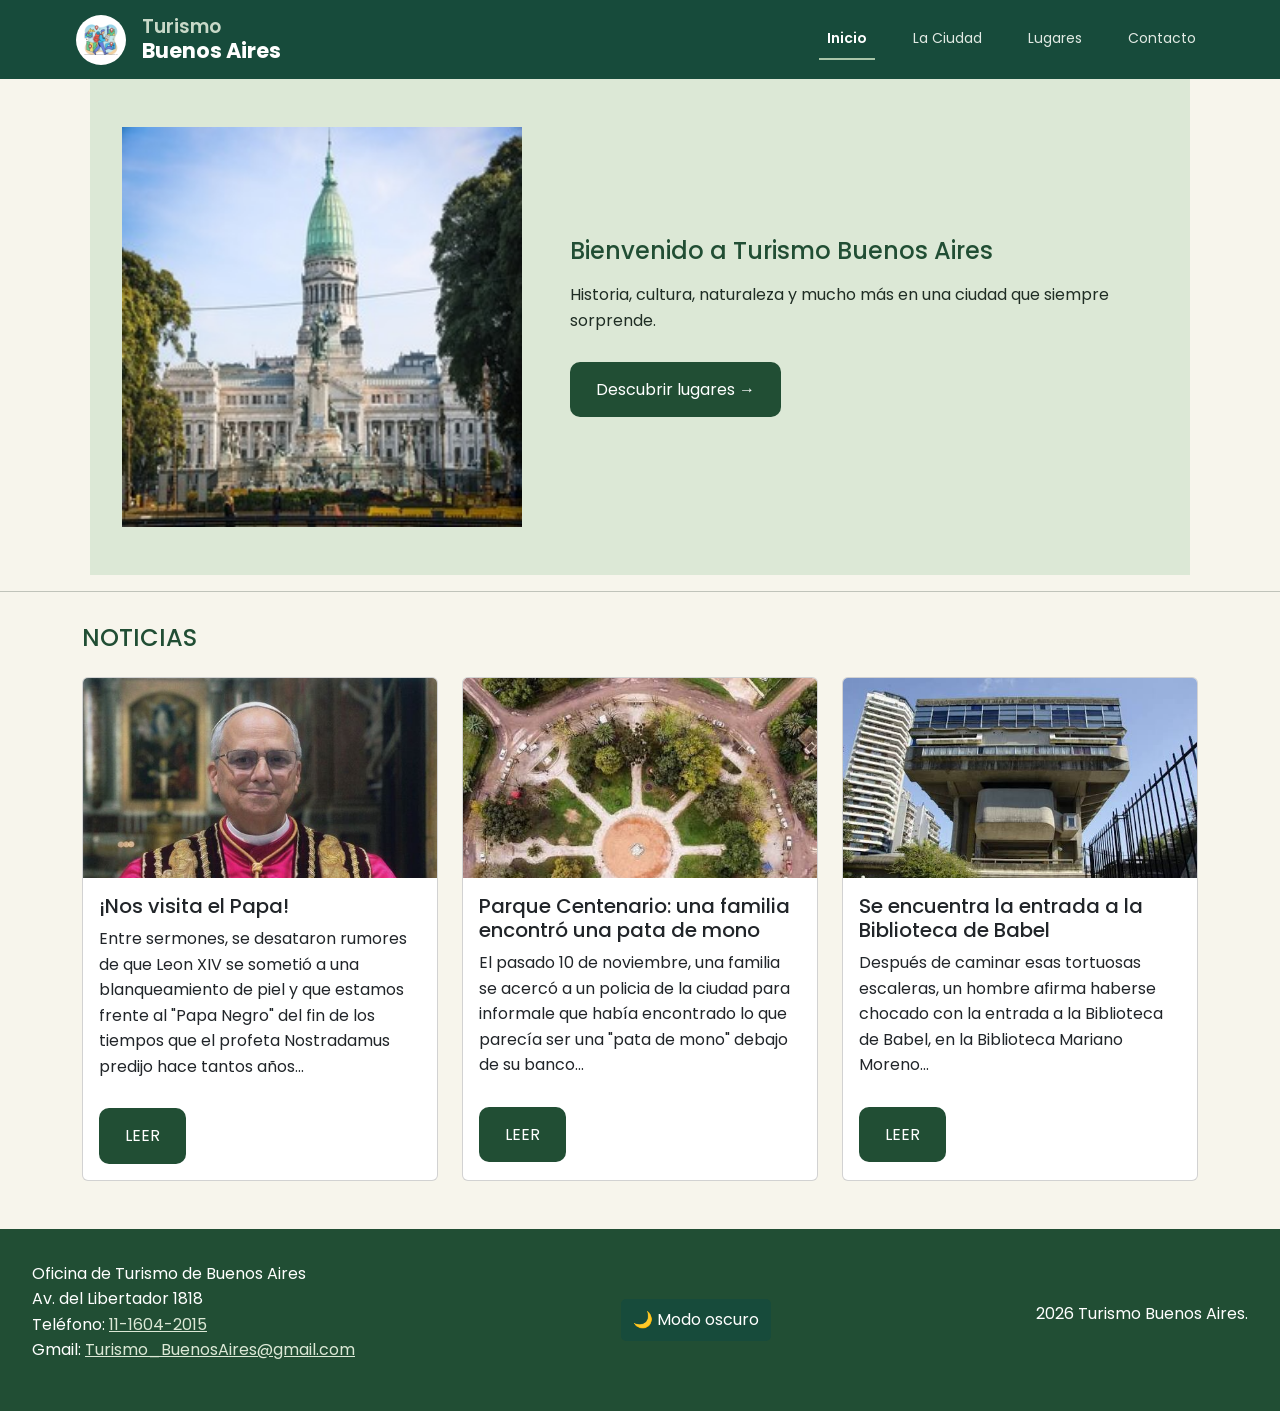
<file: index.html>
<!DOCTYPE html>
<html lang="es">
<head>
    <meta charset="UTF-8">
    <meta name="viewport" content="width=device-width, initial-scale=1.0">
        <link rel="preconnect" href="https://fonts.googleapis.com">
        <link rel="preconnect" href="https://fonts.gstatic.com" crossorigin>
        <link href="https://fonts.googleapis.com/css2?family=Poppins:wght@400;600;700&display=swap" rel="stylesheet">
        <!-- Bootstrap CSS: antes del CSS propio -->
        <link href="https://cdn.jsdelivr.net/npm/bootstrap@5.3.3/dist/css/bootstrap.min.css" rel="stylesheet">

        <!-- CSS propio del sitio -->
        <link rel="stylesheet" href="css/estilos.css">

    <title>TURISMO BUENOS AIRES</title>
</head>
<body class="pagina-inicio">

    <header class="header-turismo sticky-top">
        <nav class="navbar navbar-expand-lg navbar-dark navbar-turismo">
            <div class="container-fluid">

                <a class="navbar-brand d-flex align-items-center gap-3" href="index.html">
                    <img class="logo-navbar rounded-circle" src="Recursos/Logo.jpg" alt="Logo de Turismo Buenos Aires">
                    <div class="marca-texto">
                        <h1>Turismo</h1>
                        <p>Buenos Aires</p>
                    </div>
                </a>

                <button class="navbar-toggler" type="button" data-bs-toggle="collapse" data-bs-target="#menuPrincipal"
                    aria-controls="menuPrincipal" aria-expanded="false" aria-label="Abrir menú">
                    <span class="navbar-toggler-icon"></span>
                </button>

                <div class="collapse navbar-collapse" id="menuPrincipal">
                    <ul class="navbar-nav ms-auto">
                        <li class="nav-item"><a class="nav-link active" aria-current="page" href="index.html">Inicio</a></li>
                        <li class="nav-item"><a class="nav-link" href="ciudad.html">La Ciudad</a></li>
                        <li class="nav-item"><a class="nav-link" href="lugares.html">Lugares</a></li>
                        <li class="nav-item"><a class="nav-link" href="contacto.html">Contacto</a></li>
                    </ul>
                </div>

            </div>
        </nav>
    </header>

    <main class="contenedor-inicio">
        <img src="Recursos/imagen4.jpg" alt="Edificio del Congreso de la Nación con su cúpula verde" class="imagen-inicio">
        <div class="texto-inicio">
            <h2>Bienvenido a Turismo Buenos Aires</h2>
            <p>Historia, cultura, naturaleza y mucho más en una ciudad que siempre sorprende.</p>
            <a class="boton-inicio" href="lugares.html">Descubrir lugares &rarr;</a>
        </div>
    </main>

<hr>

<!-- Noticias: grilla de Bootstrap (container > row > col) -->
<section class="container noticias">
    <h2>NOTICIAS</h2>
    <div class="row g-4">

        <div class="col-12 col-md-6 col-lg-4">
        <div class="card h-100">
  <img src="Recursos/Papa.jpg" class="card-img-top" alt="El Papa León XIV con vestimenta ceremonial">
  <div class="card-body">
    <h5 class="card-title">¡Nos visita el Papa!</h5>
    <p class="card-text">Entre sermones, se desataron rumores de que Leon XIV se sometió a una blanqueamiento de piel y que estamos frente al "Papa Negro" del fin de los tiempos que el profeta Nostradamus predijo hace tantos años...</p>
    <a href="https://www.infobae.com/opinion/2026/11/12/leon-xiv-es-el-papa-negro" class="btn-noticias">LEER</a>
  </div>
</div>
</div>

<div class="col-12 col-md-6 col-lg-4">
<div class="card h-100">
  <img src="Recursos/Parque Centenario.jpg" class="card-img-top" alt="Vista aérea del Parque Centenario">
  <div class="card-body">
    <h5 class="card-title">Parque Centenario: una familia encontró una pata de mono</h5>
    <p class="card-text">El pasado 10 de noviembre, una familia se acercó a un policia de la ciudad para informale que había encontrado lo que parecía ser una "pata de mono" debajo de su banco...</p>
    <a href="https://www.infobae.com/teleshow/2026/11/10/nadie-debe-saber-de-la-pata-de-mono/" class="btn-noticias">LEER</a>
  </div>
</div>
</div>

<div class="col-12 col-md-6 col-lg-4">
<div class="card h-100">
  <img src="Recursos/Bilbioteca Moreno.jpg" class="card-img-top" alt="Edificio de la Biblioteca Nacional Mariano Moreno">
  <div class="card-body">
    <h5 class="card-title">Se encuentra la entrada a la Biblioteca de Babel</h5>
    <p class="card-text">Después de caminar esas tortuosas escaleras, un hombre afirma haberse chocado con la entrada a la Biblioteca de Babel, en la Biblioteca Mariano Moreno...</p>
    <a href="https://www.infobae.com/teleshow/2026/11/10/un-libro-que-empiece-por-el-final-y-termine-por-el-principio-menos-tres-letras" class="btn-noticias">LEER</a>
  </div>
</div>
</div>
</div>
</section>

    <footer class="site-footer">
        <address>
            Oficina de Turismo de Buenos Aires<br>
            Av. del Libertador 1818<br>
            Teléfono:
            <a href="tel:+541116042015">11-1604-2015</a><br>
            Gmail:
            <a href="mailto:Turismo_BuenosAires@gmail.com">
                Turismo_BuenosAires@gmail.com
            </a>
        </address>
        <button id="boton-tema">🌙 Modo oscuro</button>
        <p>2026 Turismo Buenos Aires.</p>
    </footer>

    <!-- Bootstrap JS: necesario para el menú hamburguesa -->
    <script src="https://cdn.jsdelivr.net/npm/bootstrap@5.3.3/dist/js/bootstrap.bundle.min.js"></script>
    <!-- JS propio del sitio -->
    <script src="js/main.js"></script>
</body>
</html>
</file>
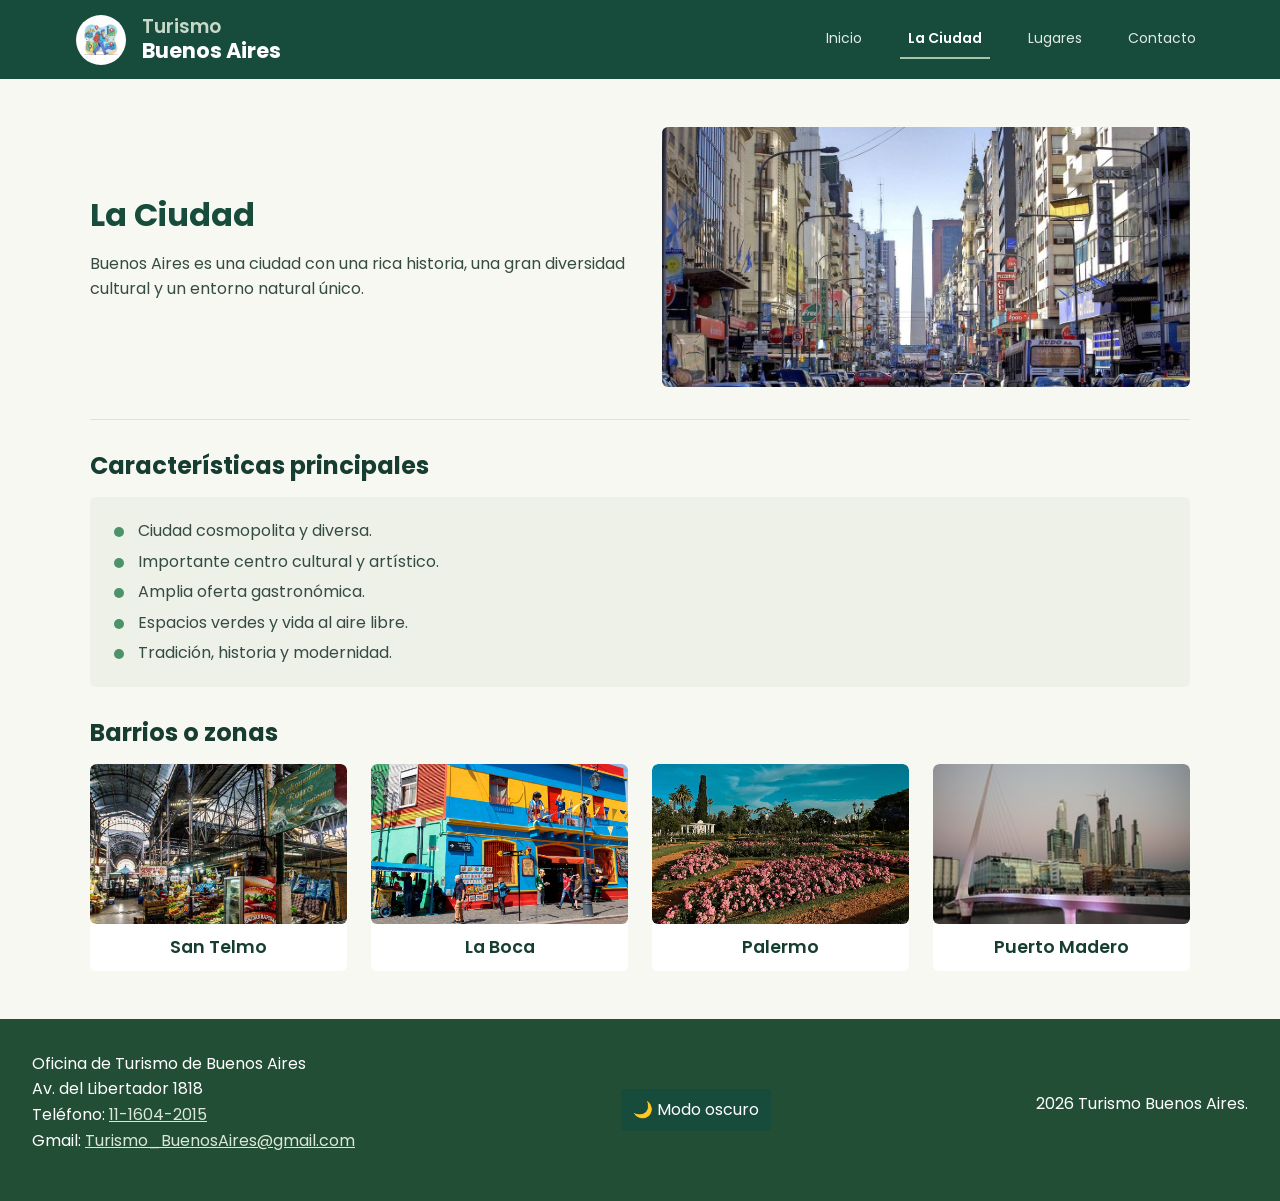
<file: ciudad.html>
<!DOCTYPE html>
<html lang="es">

    <head>
        <meta charset="UTF-8">
        <meta name="viewport" content="width=device-width, initial-scale=1.0">

        <link rel="preconnect" href="https://fonts.googleapis.com">
        <link rel="preconnect" href="https://fonts.gstatic.com" crossorigin>

        <link href="https://fonts.googleapis.com/css2?family=Poppins:wght@400;500;600;700&display=swap" rel="stylesheet">

        <!-- Bootstrap CSS: antes del CSS propio -->
        <link href="https://cdn.jsdelivr.net/npm/bootstrap@5.3.3/dist/css/bootstrap.min.css" rel="stylesheet">

        <!-- CSS propio del sitio -->
        <link rel="stylesheet" href="css/estilos.css">

        <title>La Ciudad - Turismo Buenos Aires</title>
    </head>

    <body class="pagina-ciudad">

    <header class="header-turismo sticky-top">
        <nav class="navbar navbar-expand-lg navbar-dark navbar-turismo">
            <div class="container-fluid">

                <a class="navbar-brand d-flex align-items-center gap-3" href="index.html">
                    <img class="logo-navbar rounded-circle" src="Recursos/Logo.jpg" alt="Logo de Turismo Buenos Aires">
                    <div class="marca-texto">
                        <h1>Turismo</h1>
                        <p>Buenos Aires</p>
                    </div>
                </a>

                <button class="navbar-toggler" type="button" data-bs-toggle="collapse" data-bs-target="#menuPrincipal"
                    aria-controls="menuPrincipal" aria-expanded="false" aria-label="Abrir menú">
                    <span class="navbar-toggler-icon"></span>
                </button>

                <div class="collapse navbar-collapse" id="menuPrincipal">
                    <ul class="navbar-nav ms-auto">
                        <li class="nav-item"><a class="nav-link" href="index.html">Inicio</a></li>
                        <li class="nav-item"><a class="nav-link active" aria-current="page" href="ciudad.html">La Ciudad</a></li>
                        <li class="nav-item"><a class="nav-link" href="lugares.html">Lugares</a></li>
                        <li class="nav-item"><a class="nav-link" href="contacto.html">Contacto</a></li>
                    </ul>
                </div>

            </div>
        </nav>
    </header>


        <main class="contenedor-ciudad">

            <section class="presentacion-ciudad">

                <div class="texto-presentacion">

                    <h2>La Ciudad</h2>

                    <p>
                        Buenos Aires es una ciudad con una rica historia,
                        una gran diversidad cultural y un entorno natural único.
                    </p>

                </div>
                <img src="Recursos/corrientes-obelisco.jpg" alt="Avenida Corrientes con el Obelisco de fondo, en el centro de Buenos Aires" class="imagen-ciudad" >
            </section>

            <section class="caracteristicas">

                <h2>Características principales</h2>
                <ul>

                    <li>Ciudad cosmopolita y diversa.</li>

                    <li>Importante centro cultural y artístico.</li>

                    <li>Amplia oferta gastronómica.</li>

                    <li>Espacios verdes y vida al aire libre.</li>

                    <li>Tradición, historia y modernidad.</li>

                </ul>

            </section>

            <section class="barrios">

            <h2>Barrios o zonas</h2>

            <div class="contenedor-barrios">

                <article class="tarjeta-barrio">

                    <img
                        src="src/images/Mercado-de-San-Telmo.jpg"
                        alt="Puestos y arquitectura histórica del Mercado de San Telmo"
                    >

                    <h3>San Telmo</h3>

                </article>

                <article class="tarjeta-barrio">

                    <img
                        src="src/images/caminito-la-boca.jpg"
                        alt="Casas coloridas del barrio La Boca"
                    >

                    <h3>La Boca</h3>

                </article>

                <article class="tarjeta-barrio">

                    <img
                        src="src/images/rosedal-de-palermo-rosas.jpg"
                        alt="Espacios verdes de Palermo"
                    >

                    <h3>Palermo</h3>

                </article>


                <article class="tarjeta-barrio">

                    <img
                        src="Recursos/imagen1.jpg"
                        alt="Puente de la Mujer y los edificios de Puerto Madero"
                    >

                    <h3>Puerto Madero</h3>

                </article>


            </div>

        </section>


    </main>

    <footer class="site-footer">
        <address>
            Oficina de Turismo de Buenos Aires<br>
            Av. del Libertador 1818<br>
            Teléfono:
            <a href="tel:+541116042015">11-1604-2015</a><br>
            Gmail:
            <a href="mailto:Turismo_BuenosAires@gmail.com">
                Turismo_BuenosAires@gmail.com
            </a>
        </address>
        <button id="boton-tema">🌙 Modo oscuro</button>
        <p>2026 Turismo Buenos Aires.</p>
    </footer>
    <!-- Bootstrap JS: necesario para el menú hamburguesa -->
    <script src="https://cdn.jsdelivr.net/npm/bootstrap@5.3.3/dist/js/bootstrap.bundle.min.js"></script>
    <!-- JS propio del sitio -->
    <script src="js/main.js"></script>
</body>
</html>
</file>
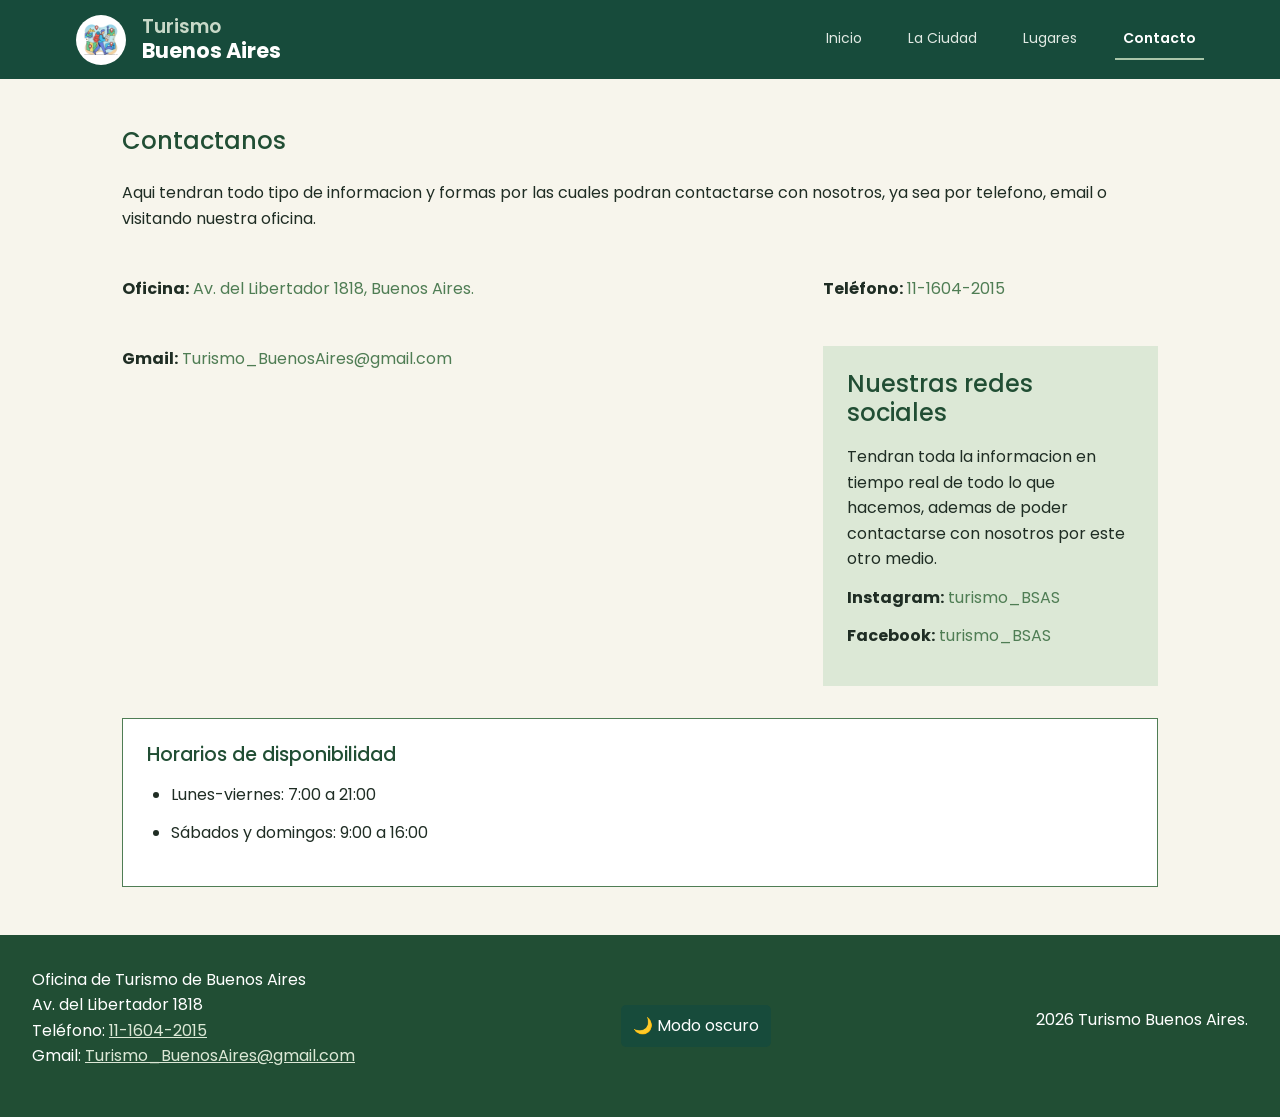
<file: contacto.html>
<!DOCTYPE html>
<html lang="es">

<head>
    <meta charset="UTF-8">
    <meta name="viewport" content="width=device-width, initial-scale=1.0">
    <title>Contacto: Turismo Buenos Aires</title>

    <!-- Fuente Poppins de Google Fonts -->
    <link rel="preconnect" href="https://fonts.googleapis.com">
    <link rel="preconnect" href="https://fonts.gstatic.com" crossorigin>
    <link href="https://fonts.googleapis.com/css2?family=Poppins:wght@400;600;700&display=swap" rel="stylesheet">

    <!-- Bootstrap CSS: antes del CSS propio -->
    <link href="https://cdn.jsdelivr.net/npm/bootstrap@5.3.3/dist/css/bootstrap.min.css" rel="stylesheet">

    <!-- CSS propio del sitio -->
    <link rel="stylesheet" href="css/estilos.css">
</head>

<body>
    <header class="header-turismo sticky-top">
        <nav class="navbar navbar-expand-lg navbar-dark navbar-turismo">
            <div class="container-fluid">

                <a class="navbar-brand d-flex align-items-center gap-3" href="index.html">
                    <img class="logo-navbar rounded-circle" src="Recursos/Logo.jpg" alt="Logo de Turismo Buenos Aires">
                    <div class="marca-texto">
                        <h1>Turismo</h1>
                        <p>Buenos Aires</p>
                    </div>
                </a>

                <button class="navbar-toggler" type="button" data-bs-toggle="collapse" data-bs-target="#menuPrincipal"
                    aria-controls="menuPrincipal" aria-expanded="false" aria-label="Abrir menú">
                    <span class="navbar-toggler-icon"></span>
                </button>

                <div class="collapse navbar-collapse" id="menuPrincipal">
                    <ul class="navbar-nav ms-auto">
                        <li class="nav-item"><a class="nav-link" href="index.html">Inicio</a></li>
                        <li class="nav-item"><a class="nav-link" href="ciudad.html">La Ciudad</a></li>
                        <li class="nav-item"><a class="nav-link" href="lugares.html">Lugares</a></li>
                        <li class="nav-item"><a class="nav-link active" aria-current="page" href="contacto.html">Contacto</a></li>
                    </ul>
                </div>

            </div>
        </nav>
    </header>

    <main>
        <section>
            <h2>Contactanos</h2>

            <article class="contacto-info">
                <p class="contacto-intro">
                    Aqui tendran todo tipo de informacion y formas por las cuales podran contactarse con nosotros, ya sea por telefono, email o visitando nuestra oficina.
                </p>

                <p>
                    <strong>Oficina:</strong>
                    <a href="https://maps.app.goo.gl/6n91h4QzFecm8zWT6" target="_blank">
                        Av. del Libertador 1818, Buenos Aires.
                    </a>
                </p>

                <p>
                    <strong>Teléfono:</strong>
                    <a href="tel:+541116042015" target="_blank">
                        11-1604-2015
                    </a>
                </p>

                <p>
                    <strong>Gmail:</strong>
                    <a href="mailto:Turismo_BuenosAires@gmail.com" target="_blank">
                        Turismo_BuenosAires@gmail.com
                    </a>
                </p>

                <aside class="contacto-redes">
                    <h2>Nuestras redes sociales</h2>

                    <p>
                        Tendran toda la informacion en tiempo real de todo lo que hacemos, ademas de poder contactarse con nosotros por este otro medio.
                    </p>

                    <p>
                        <strong>Instagram:</strong>
                        <a href="https://www.instagram.com/turismo_BSAS?stkn=dGRjcG94ZTY3ZWJm" target="_blank">
                            turismo_BSAS
                        </a>
                    </p>

                    <p>
                        <strong>Facebook:</strong>
                        <a href="https://www.facebook.com/turismo_BSAS/?id=100089168155174" target="_blank">
                            turismo_BSAS
                        </a>
                    </p>
                </aside>
            </article>

            <article class="contacto-horarios">
                <h3>Horarios de disponibilidad</h3>

                <ul>
                    <li>Lunes-viernes: 7:00 a 21:00</li>
                    <li>Sábados y domingos: 9:00 a 16:00</li>
                </ul>
            </article>
        </section>
    </main>

    <footer class="site-footer">
        <address>
            Oficina de Turismo de Buenos Aires<br>
            Av. del Libertador 1818<br>
            Teléfono:
            <a href="tel:+541116042015">11-1604-2015</a><br>
            Gmail:
            <a href="mailto:Turismo_BuenosAires@gmail.com">
                Turismo_BuenosAires@gmail.com
            </a>
        </address>
        <button id="boton-tema">🌙 Modo oscuro</button>
        <p>2026 Turismo Buenos Aires.</p>
    </footer>

    <!-- Bootstrap JS: necesario para el menú hamburguesa -->
    <script src="https://cdn.jsdelivr.net/npm/bootstrap@5.3.3/dist/js/bootstrap.bundle.min.js"></script>
    <!-- JS propio del sitio -->
    <script src="js/main.js"></script>
</body>

</html>
</file>
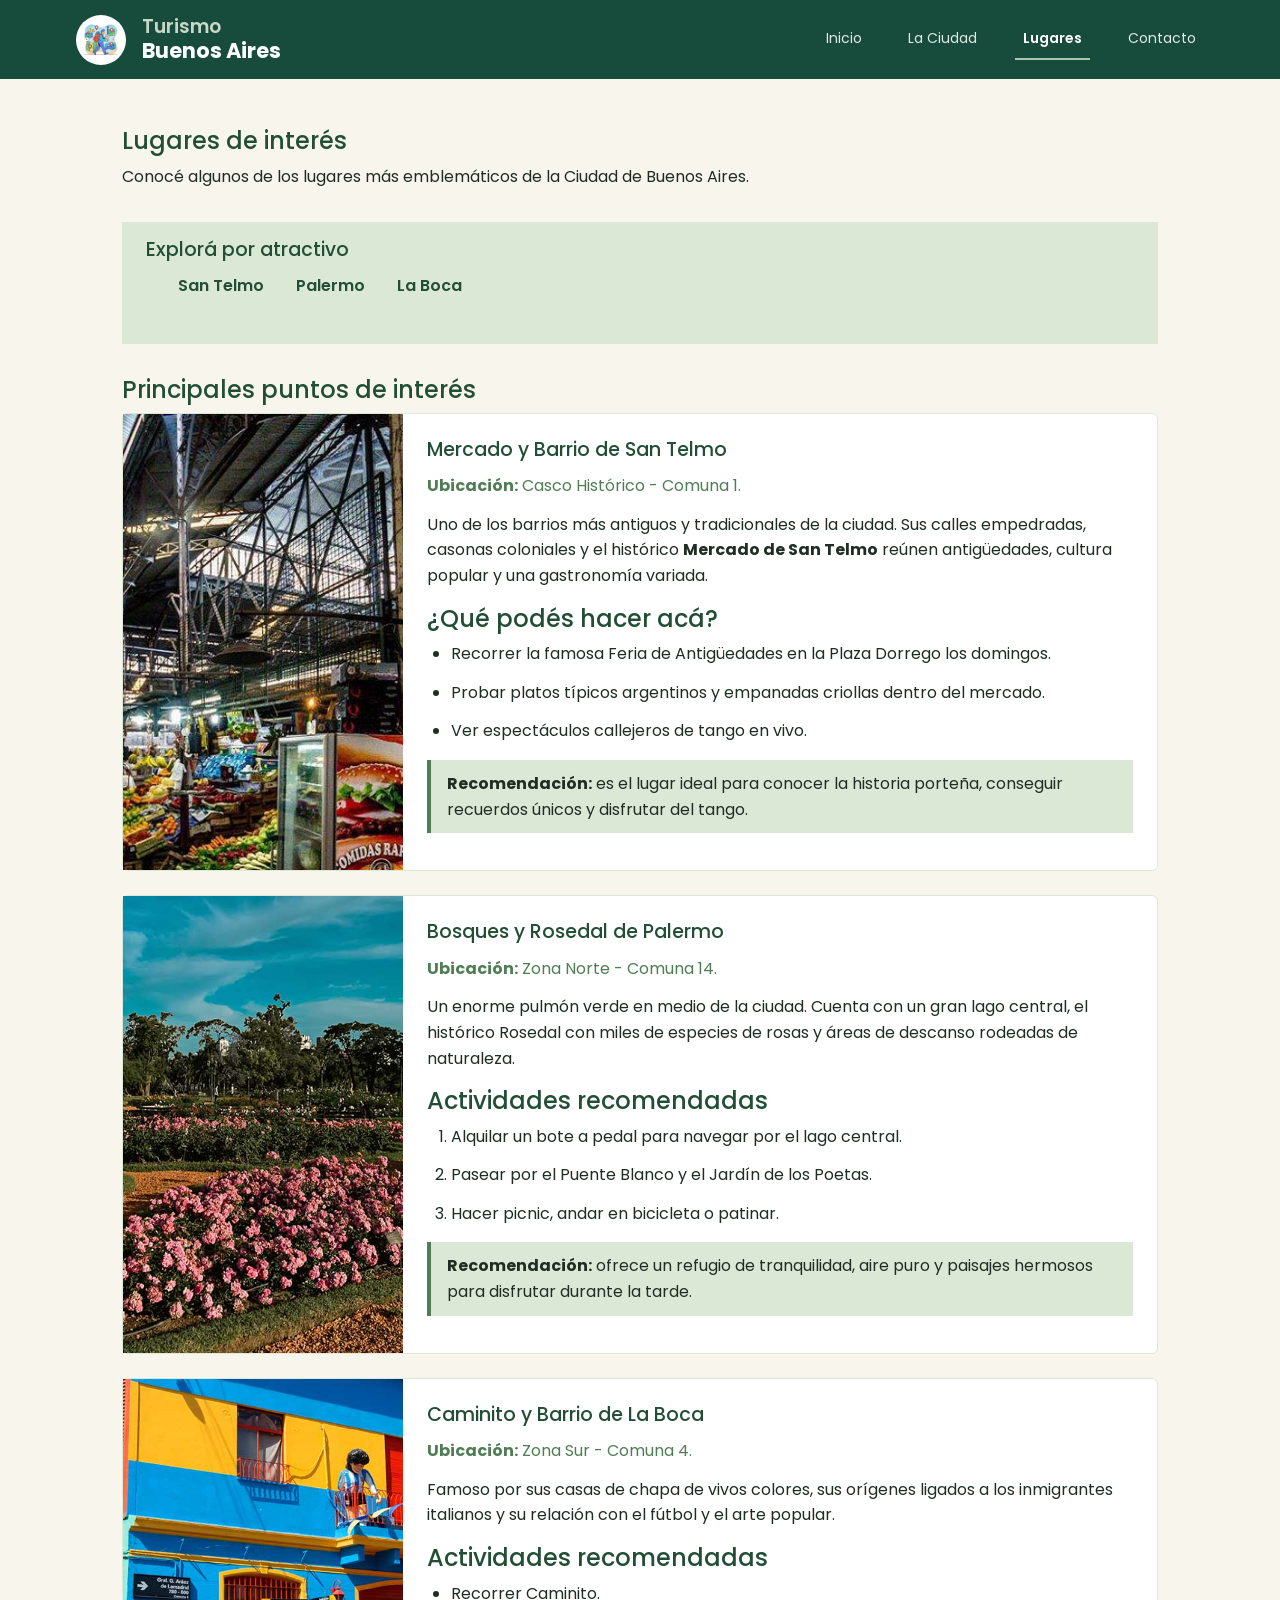
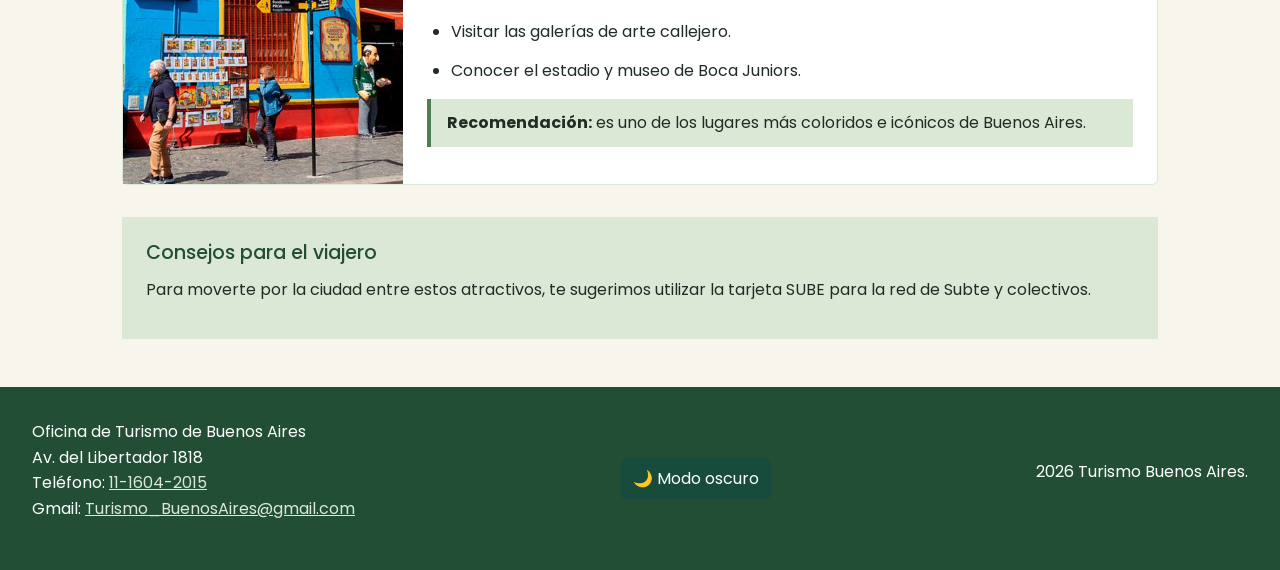
<file: lugares.html>
<!DOCTYPE html>
<html lang="es">

<head>
    <meta charset="UTF-8">
    <meta name="viewport" content="width=device-width, initial-scale=1.0">

    <link rel="preconnect" href="https://fonts.googleapis.com">
    <link rel="preconnect" href="https://fonts.gstatic.com" crossorigin>

    <link
        href="https://fonts.googleapis.com/css2?family=Poppins:wght@400;600;700&display=swap"
        rel="stylesheet">

    <!-- Bootstrap CSS: antes del CSS propio -->
    <link href="https://cdn.jsdelivr.net/npm/bootstrap@5.3.3/dist/css/bootstrap.min.css" rel="stylesheet">

    <!-- CSS propio del sitio -->
    <link rel="stylesheet" href="css/estilos.css">

    <title>Lugares de Interés - Ciudad de Buenos Aires</title>
</head>

<body>

    <header class="header-turismo sticky-top">
        <nav class="navbar navbar-expand-lg navbar-dark navbar-turismo">
            <div class="container-fluid">

                <a class="navbar-brand d-flex align-items-center gap-3" href="index.html">
                    <img class="logo-navbar rounded-circle" src="Recursos/Logo.jpg" alt="Logo de Turismo Buenos Aires">
                    <div class="marca-texto">
                        <h1>Turismo</h1>
                        <p>Buenos Aires</p>
                    </div>
                </a>

                <button class="navbar-toggler" type="button" data-bs-toggle="collapse" data-bs-target="#menuPrincipal"
                    aria-controls="menuPrincipal" aria-expanded="false" aria-label="Abrir menú">
                    <span class="navbar-toggler-icon"></span>
                </button>

                <div class="collapse navbar-collapse" id="menuPrincipal">
                    <ul class="navbar-nav ms-auto">
                        <li class="nav-item"><a class="nav-link" href="index.html">Inicio</a></li>
                        <li class="nav-item"><a class="nav-link" href="ciudad.html">La Ciudad</a></li>
                        <li class="nav-item"><a class="nav-link active" aria-current="page" href="lugares.html">Lugares</a></li>
                        <li class="nav-item"><a class="nav-link" href="contacto.html">Contacto</a></li>
                    </ul>
                </div>

            </div>
        </nav>
    </header>


    <main class="lugares-main">

        <!-- Presentación -->

        <section class="lugares-presentacion">

            <h2>Lugares de interés</h2>

            <p>
                Conocé algunos de los lugares más emblemáticos
                de la Ciudad de Buenos Aires.
            </p>

        </section>


        <!-- Navegación interna -->

        <section class="lugares-atajos">

            <h3>Explorá por atractivo</h3>

            <ul>
                <li><a href="#san-telmo">San Telmo</a></li>
                <li><a href="#palermo">Palermo</a></li>
                <li><a href="#la-boca">La Boca</a></li>
            </ul>

        </section>


        <!-- Lugares -->

        <section class="lista-lugares">

            <h2>Principales puntos de interés</h2>


            <!-- SAN TELMO -->

            <article class="lugar-card" id="san-telmo">

                <img
                    src="src/images/Mercado-de-San-Telmo.jpg"
                    alt="Puestos de antigüedades y arquitectura histórica en el Mercado de San Telmo">

                <div class="lugar-info">

                    <h3>Mercado y Barrio de San Telmo</h3>

                    <p class="ubicacion">
                        <strong>Ubicación:</strong>
                        Casco Histórico - Comuna 1.
                    </p>

                    <p>
                        Uno de los barrios más antiguos y tradicionales de la ciudad.
                        Sus calles empedradas, casonas coloniales y el histórico
                        <strong>Mercado de San Telmo</strong> reúnen antigüedades,
                        cultura popular y una gastronomía variada.
                    </p>

                    <h4>¿Qué podés hacer acá?</h4>

                    <ul>
                        <li>
                            Recorrer la famosa Feria de Antigüedades
                            en la Plaza Dorrego los domingos.
                        </li>

                        <li>
                            Probar platos típicos argentinos y
                            empanadas criollas dentro del mercado.
                        </li>

                        <li>
                            Ver espectáculos callejeros de tango en vivo.
                        </li>
                    </ul>

                    <p class="recomendacion">
                        <strong>Recomendación:</strong>
                        es el lugar ideal para conocer la historia porteña,
                        conseguir recuerdos únicos y disfrutar del tango.
                    </p>

                </div>

            </article>


            <!-- PALERMO -->

            <article class="lugar-card" id="palermo">

                <img
                    src="src/images/rosedal-de-palermo-rosas.jpg"
                    alt="Camino arbolado y puentes sobre el lago en los Bosques de Palermo">

                <div class="lugar-info">

                    <h3>Bosques y Rosedal de Palermo</h3>

                    <p class="ubicacion">
                        <strong>Ubicación:</strong>
                        Zona Norte - Comuna 14.
                    </p>

                    <p>
                        Un enorme pulmón verde en medio de la ciudad.
                        Cuenta con un gran lago central, el histórico Rosedal
                        con miles de especies de rosas y áreas de descanso
                        rodeadas de naturaleza.
                    </p>

                    <h4>Actividades recomendadas</h4>

                    <ol>
                        <li>
                            Alquilar un bote a pedal para navegar por el lago central.
                        </li>

                        <li>
                            Pasear por el Puente Blanco y el Jardín de los Poetas.
                        </li>

                        <li>
                            Hacer picnic, andar en bicicleta o patinar.
                        </li>
                    </ol>

                    <p class="recomendacion">
                        <strong>Recomendación:</strong>
                        ofrece un refugio de tranquilidad, aire puro
                        y paisajes hermosos para disfrutar durante la tarde.
                    </p>

                </div>

            </article>


            <!-- LA BOCA -->

            <article class="lugar-card" id="la-boca">

                <img
                    src="src/images/caminito-la-boca.jpg"
                    alt="Casas coloridas de conventillo en el pasaje Caminito">

                <div class="lugar-info">

                    <h3>Caminito y Barrio de La Boca</h3>

                    <p class="ubicacion">
                        <strong>Ubicación:</strong>
                        Zona Sur - Comuna 4.
                    </p>

                    <p>
                        Famoso por sus casas de chapa de vivos colores,
                        sus orígenes ligados a los inmigrantes italianos
                        y su relación con el fútbol y el arte popular.
                    </p>

                    <h4>Actividades recomendadas</h4>

                    <ul>
                        <li>Recorrer Caminito.</li>

                        <li>
                            Visitar las galerías de arte callejero.
                        </li>

                        <li>
                            Conocer el estadio y museo de Boca Juniors.
                        </li>
                    </ul>

                    <p class="recomendacion">
                        <strong>Recomendación:</strong>
                        es uno de los lugares más coloridos e icónicos
                        de Buenos Aires.
                    </p>

                </div>

            </article>

        </section>


        <!-- Consejos -->

        <aside class="consejos">

            <h3>Consejos para el viajero</h3>

            <p>
                Para moverte por la ciudad entre estos atractivos,
                te sugerimos utilizar la tarjeta SUBE para la red
                de Subte y colectivos.
            </p>

        </aside>

    </main>


    <footer class="site-footer">
        <address>
            Oficina de Turismo de Buenos Aires<br>
            Av. del Libertador 1818<br>
            Teléfono:
            <a href="tel:+541116042015">11-1604-2015</a><br>
            Gmail:
            <a href="mailto:Turismo_BuenosAires@gmail.com">
                Turismo_BuenosAires@gmail.com
            </a>
        </address>
        <button id="boton-tema">🌙 Modo oscuro</button>
        <p>2026 Turismo Buenos Aires.</p>
    </footer>

    <!-- Bootstrap JS: necesario para el menú hamburguesa -->
    <script src="https://cdn.jsdelivr.net/npm/bootstrap@5.3.3/dist/js/bootstrap.bundle.min.js"></script>
    <!-- JS propio del sitio -->
    <script src="js/main.js"></script>
</body>

</html>
</file>
<file: css/estilos.css>
/* =========================
   VARIABLES
========================= */
:root {
    --color-principal: #214E34;
    --color-secundario: #DCE8D6;
    --color-acento: #4F7D54;
    --color-fondo: #F7F5EC;
    --color-texto: #1F2D24;
    --fuente-principal: "Poppins", sans-serif;

    /* Navbar */
    --nav-fondo: #174b3b;
    --nav-texto-suave: #c8d8c8;
    --nav-link: #e2eae4;
    --nav-activo: #a9c5a9;
    --nav-blanco: #ffffff;
}


/* =========================
   RESET
========================= */
* {
    box-sizing: border-box;
    margin: 0;
    padding: 0;
}


/* =========================
   ESTILOS GENERALES
========================= */
body {
    font-family: var(--fuente-principal);
    font-size: 16px;
    line-height: 1.6;
    background-color: var(--color-fondo);
    color: var(--color-texto);
}

h1,
h2,
h3 {
    line-height: 1.2;
}

h1 {
    font-size: 1.8rem;
}

h2 {
    font-size: 1.5rem;
    color: var(--color-principal);
    margin-bottom: 1.5rem;
}

h3 {
    font-size: 1.2rem;
    color: var(--color-principal);
    margin-bottom: 0.8rem;
}

p,
li,
dd {
    margin-bottom: 0.8rem;
}


/* =========================
   NAVBAR - BOOTSTRAP (personalizaciones)
   Misma navbar en todas las páginas
========================= */

/* Header: contenedor de la navbar */
.header-turismo {
    display: block;
    padding: 0;
    background-color: var(--nav-fondo);
}

/* Colores de Bootstrap reemplazados por los de la paleta */
.navbar-turismo {
    --bs-navbar-color: var(--nav-link);
    --bs-navbar-hover-color: var(--nav-blanco);
    --bs-navbar-active-color: var(--nav-blanco);
    --bs-navbar-toggler-border-color: rgba(255, 255, 255, 0.4);

    background-color: var(--nav-fondo);
    padding: 0.6rem 5%;
    min-height: 75px;
}

/* Logo + nombre de la ciudad (navbar-brand) */
.logo-navbar {
    width: 50px;
    height: 50px;
    object-fit: cover;
}

.navbar-turismo .marca-texto h1 {
    margin: 0;
    font-size: 19px;
    font-weight: 600;
    line-height: 1.2;
    color: var(--nav-texto-suave);
}

.navbar-turismo .marca-texto p {
    margin: 0;
    font-size: 21px;
    font-weight: 700;
    line-height: 1.2;
    color: var(--nav-blanco);
}

/* Links del menú */
.navbar-turismo .navbar-nav {
    gap: 30px;
}

.navbar-turismo .nav-item {
    margin: 0;
}

.navbar-turismo .nav-link {
    font-size: 14px;
    text-decoration: none;
    border-bottom: 2px solid transparent;
    transition: color 0.3s, border-color 0.3s;
}

.navbar-turismo .nav-link.active {
    font-weight: 600;
    border-bottom-color: var(--nav-activo);
}


/* =========================
   CONTENIDO PRINCIPAL
========================= */
main {
    max-width: 1100px;
    margin: 0 auto;
    padding: 3rem 2rem;
}


/* =========================
   PÁGINA INICIO
========================= */
.pagina-inicio .contenedor-inicio {
    display: flex;
    align-items: center;
    gap: 3rem;
    max-width: 1100px;
    margin: 0 auto;
    padding: 3rem 2rem;
    background-color: var(--color-secundario);
}

.imagen-inicio {
    width: 400px;
    height: auto;
}

.texto-inicio {
    flex: 1;
}

.texto-inicio h2 {
    margin-bottom: 1rem;
}

.boton-inicio {
    display: inline-block;
    margin-top: 1rem;
    padding: 0.8rem 1.5rem;
    border: 2px solid transparent;
    border-radius: 10px;
    background-color: var(--color-principal);
    color: white;
    text-decoration: none;
}

.boton-inicio:hover {
    border-color: var(--color-acento);
    background-color: transparent;
    color: var(--color-acento);
}

.btn-noticias {
    display: inline-block;
    margin-top: 1rem;
    padding: 0.8rem 1.5rem;
    border: 2px solid transparent;
    border-radius: 10px;
    background-color: var(--color-principal);
    color: white;
    text-decoration: none;
}

.btn-noticias:hover {
    border-color: var(--color-acento);
    background-color: transparent;
    color: var(--color-acento);
}

/* Noticias: tarjetas de Bootstrap dentro de la grilla */
.noticias {
    padding-top: 1rem;
    padding-bottom: 3rem;
}

.noticias .card-img-top {
    height: 200px;
    object-fit: cover;
    object-position: top;
}


/* =========================
   PÁGINA CIUDAD
   (todo va dentro de .pagina-ciudad para no afectar a las otras páginas)
========================= */
.pagina-ciudad {
    background-color: #f7f8f1;
    color: #173d32;
    line-height: 1.5;
}

.pagina-ciudad p {
    margin-bottom: 1rem;
}

.pagina-ciudad .contenedor-ciudad {
    width: 90%;
    max-width: 1100px;
    margin: 0 auto;
    padding: 3rem 0;
}

/* Presentación */
.pagina-ciudad .presentacion-ciudad {
    display: flex;
    justify-content: space-between;
    align-items: center;
    gap: 2rem;

    padding-bottom: 2rem;
    border-bottom: 1px solid #dce2d8;
}

.pagina-ciudad .texto-presentacion {
    flex: 1;
}

.pagina-ciudad .texto-presentacion h2 {
    font-size: 2rem;
    font-weight: 700;
    margin-bottom: 1rem;
    color: #174b3b;
}

.pagina-ciudad .texto-presentacion p {
    font-size: 1rem;
    line-height: 1.6;
    color: #354b43;
}

.pagina-ciudad .imagen-ciudad {
    width: 48%;
    height: 260px;

    object-fit: cover;
    border-radius: 6px;
}

/* Características */
.pagina-ciudad .caracteristicas {
    margin-top: 2rem;
}

.pagina-ciudad .caracteristicas h2 {
    font-size: 1.5rem;
    font-weight: 700;
    margin-bottom: 1rem;
    color: #173d32;
}

.pagina-ciudad .caracteristicas ul {
    background-color: #edf1e7;

    list-style: none;
    padding: 1rem 1.5rem;

    border-radius: 6px;
}

.pagina-ciudad .caracteristicas li {
    position: relative;

    font-size: 1rem;
    color: #354b43;

    padding-left: 24px;
    margin: 0.4rem 0;
}

.pagina-ciudad .caracteristicas li::before {
    content: "";

    position: absolute;
    left: 0;
    top: 8px;

    width: 10px;
    height: 10px;

    background-color: #4c9369;
    border-radius: 50%;
}

/* Barrios */
.pagina-ciudad .barrios {
    margin-top: 2rem;
}

.pagina-ciudad .barrios h2 {
    font-size: 1.5rem;
    font-weight: 700;
    margin-bottom: 1rem;
    color: #173d32;
}

.pagina-ciudad .contenedor-barrios {
    display: grid;
    grid-template-columns: repeat(4, 1fr);
    gap: 1.5rem;
}

.pagina-ciudad .tarjeta-barrio {
    background-color: #ffffff;
    border-radius: 6px;
    overflow: hidden;

    text-align: center;

    transition: transform 0.3s, box-shadow 0.3s;
}

.pagina-ciudad .tarjeta-barrio:hover {
    transform: translateY(-4px);
    box-shadow: 0 4px 12px rgba(0, 0, 0, 0.10);
}

.pagina-ciudad .tarjeta-barrio img {
    display: block;

    width: 100%;
    height: 160px;

    object-fit: cover;
    border-radius: 6px;
}

.pagina-ciudad .tarjeta-barrio h3 {
    font-size: 1.1rem;
    font-weight: 600;
    margin-bottom: 0;

    color: #173d32;

    padding: 0.8rem 0.5rem;
}

/* Datos de la ciudad (lista <dl>) */
.pagina-ciudad dt {
    margin-top: 1rem;
    font-weight: 600;
    color: var(--color-principal);
}

.pagina-ciudad dd {
    margin-left: 1rem;
}

/* =========================
   PÁGINA LUGARES
========================= */
.lugares-main {
    max-width: 1100px;
    margin: 0 auto;
    padding: 3rem 2rem;
}

.lugares-presentacion {
    margin-bottom: 2rem;
}

.lugares-presentacion h2,
.lista-lugares > h2 {
    margin-bottom: 0.5rem;
}

.lugares-atajos {
    margin-bottom: 2rem;
    padding: 1rem 1.5rem;
    background-color: var(--color-secundario);
}

.lugares-atajos ul {
    display: flex;
    gap: 2rem;
    list-style: none;
}

.lugares-atajos a {
    color: var(--color-principal);
    font-weight: 600;
    text-decoration: none;
}

.lugares-atajos a:hover {
    text-decoration: underline;
}

.lista-lugares {
    margin-bottom: 2rem;
}

.lugar-card {
    display: flex;
    margin-bottom: 1.5rem;
    border: 1px solid var(--color-secundario);
    border-radius: 6px;
    background-color: white;
}

.lugar-card img {
    width: 280px;
    flex-shrink: 0;
    object-fit: cover;
}

.lugar-info {
    flex: 1;
    padding: 1.5rem;
}

.lugar-info h4 {
    margin-top: 1rem;
    margin-bottom: 0.5rem;
    color: var(--color-principal);
}

.ubicacion {
    color: var(--color-acento);
}

.lugar-info ul,
.lugar-info ol {
    padding-left: 1.5rem;
}

.recomendacion {
    margin-top: 1rem;
    padding: 0.7rem 1rem;
    border-left: 4px solid var(--color-acento);
    background-color: var(--color-secundario);
}

.consejos {
    margin-top: 2rem;
    padding: 1.5rem;
    background-color: var(--color-secundario);
}


/* =========================
   PÁGINA CONTACTO
========================= */
.contacto-info {
    display: grid;
    grid-template-columns: 2fr 1fr;
    gap: 2rem;
}

.contacto-intro {
    grid-column: 1 / -1;
}

.contacto-info a {
    color: var(--color-acento);
    text-decoration: none;
}

.contacto-info a:hover {
    color: var(--color-principal);
    text-decoration: underline;
}

.contacto-redes {
    padding: 1.5rem;
    background-color: var(--color-secundario);
}

.contacto-redes h2 {
    margin-bottom: 1rem;
}

.contacto-horarios {
    margin-top: 2rem;
    padding: 1.5rem;
    border: 1px solid var(--color-acento);
    background-color: white;
}

.contacto-horarios h3 {
    margin-bottom: 1rem;
}

.contacto-horarios ul {
    padding-left: 1.5rem;
}


/* =========================
   FOOTER
========================= */
.site-footer {
    display: flex;
    align-items: center;
    justify-content: space-between;
    gap: 2rem;
    padding: 2rem;
    background-color: var(--color-principal);
    color: white;
    line-height: 1.6;
}

.site-footer p {
    margin-bottom: 0.8rem;
}

.site-footer address {
    font-style: normal;
}

.site-footer a {
    color: var(--color-secundario);
}

.site-footer a:hover {
    color: white;
}


/* =========================
   BOTÓN MODO OSCURO
========================= */
#boton-tema {
    background-color: #174b3b;
    color: white;
    border: none;
    border-radius: 5px;
    padding: 8px 12px;
    cursor: pointer;
    font-family: var(--fuente-principal);
}


/* =========================
   MODO OSCURO
   (la clase .modo-oscuro la agrega el JavaScript al <body>)
========================= */
.modo-oscuro {
    background-color: #18231f;
    color: #eeeeee;
}

.modo-oscuro h2,
.modo-oscuro h3,
.modo-oscuro p {
    color: #eeeeee;
}

.modo-oscuro #boton-tema {
    background-color: #d8e5d2;
    color: #173d32;
}

/* Modo oscuro: footer (todas las páginas) */
.modo-oscuro .site-footer {
    background-color: #24352d;
}

/* Modo oscuro: página inicio */
.modo-oscuro .contenedor-inicio,
.modo-oscuro .card {
    background-color: #293a32;
}

.modo-oscuro .card {
    color: #eeeeee;
    border-color: #3b4f45;
}

.modo-oscuro h4,
.modo-oscuro h5 {
    color: #eeeeee;
}

/* Modo oscuro: página lugares */
.modo-oscuro .lugares-atajos,
.modo-oscuro .lugar-card,
.modo-oscuro .recomendacion,
.modo-oscuro .consejos {
    background-color: #293a32;
}

.modo-oscuro .lugar-card {
    border-color: #3b4f45;
}

.modo-oscuro .lugares-atajos a {
    color: #a9c5a9;
}

/* Modo oscuro: página contacto */
.modo-oscuro .contacto-redes,
.modo-oscuro .contacto-horarios {
    background-color: #293a32;
}

.modo-oscuro .contacto-info a {
    color: #a9c5a9;
}

/* Modo oscuro: página ciudad */
.pagina-ciudad.modo-oscuro .contenedor-ciudad {
    background-color: #18231f;
}

.pagina-ciudad.modo-oscuro main h2,
.pagina-ciudad.modo-oscuro main h3,
.pagina-ciudad.modo-oscuro main p,
.pagina-ciudad.modo-oscuro .caracteristicas li {
    color: #eeeeee;
}

.pagina-ciudad.modo-oscuro .caracteristicas ul,
.pagina-ciudad.modo-oscuro .tarjeta-barrio {
    background-color: #293a32;
}


/* =========================
   RESPONSIVE
========================= */

/* Navbar: menú hamburguesa desplegado */
@media (max-width: 991.98px) {

    .navbar-turismo .navbar-nav {
        gap: 0;
        padding-top: 0.5rem;
    }

    .navbar-turismo .nav-link.active {
        border-bottom-color: transparent;
        border-left: 3px solid var(--nav-activo);
        padding-left: 0.6rem;
    }

}

/* Celulares y tablets chicas (768px es el mismo corte que "md" de Bootstrap) */
@media (max-width: 768px) {

    /* Menos espacio a los costados en pantallas chicas */
    main,
    .lugares-main {
        padding: 2rem 1rem;
    }

    /* Inicio: la imagen pasa arriba y el texto abajo */
    .pagina-inicio .contenedor-inicio {
        flex-direction: column;
        gap: 1.5rem;
        padding: 2rem 1rem;
    }

    .imagen-inicio {
        width: 100%;
        max-width: 400px;
        align-self: center;
    }

    /* Lugares: la foto de cada tarjeta pasa arriba del texto */
    .lugar-card {
        flex-direction: column;
    }

    .lugar-card img {
        width: 100%;
        height: 200px;
        object-fit: cover;
    }

    .lugares-atajos ul {
        flex-wrap: wrap;
        gap: 1rem;
    }

    /* Ciudad: la imagen pasa abajo del texto y los barrios quedan en 2 columnas */
    .pagina-ciudad .contenedor-ciudad {
        width: 92%;
    }

    .pagina-ciudad .presentacion-ciudad {
        flex-direction: column;
        align-items: flex-start;
    }

    .pagina-ciudad .texto-presentacion h2 {
        font-size: 26px;
    }

    .pagina-ciudad .imagen-ciudad {
        width: 100%;
        height: 180px;
    }

    .pagina-ciudad .contenedor-barrios {
        grid-template-columns: repeat(2, 1fr);
        gap: 12px;
    }

    .pagina-ciudad .tarjeta-barrio img {
        height: 110px;
    }

    /* Contacto: una sola columna */
    .contacto-info {
        grid-template-columns: 1fr;
    }

    /* Footer: todo en columna y centrado */
    .site-footer {
        flex-direction: column;
        gap: 1rem;
        text-align: center;
    }

}

@media (max-width: 350px) {

    .pagina-ciudad .contenedor-barrios {
        grid-template-columns: 1fr;
    }

}
</file>
